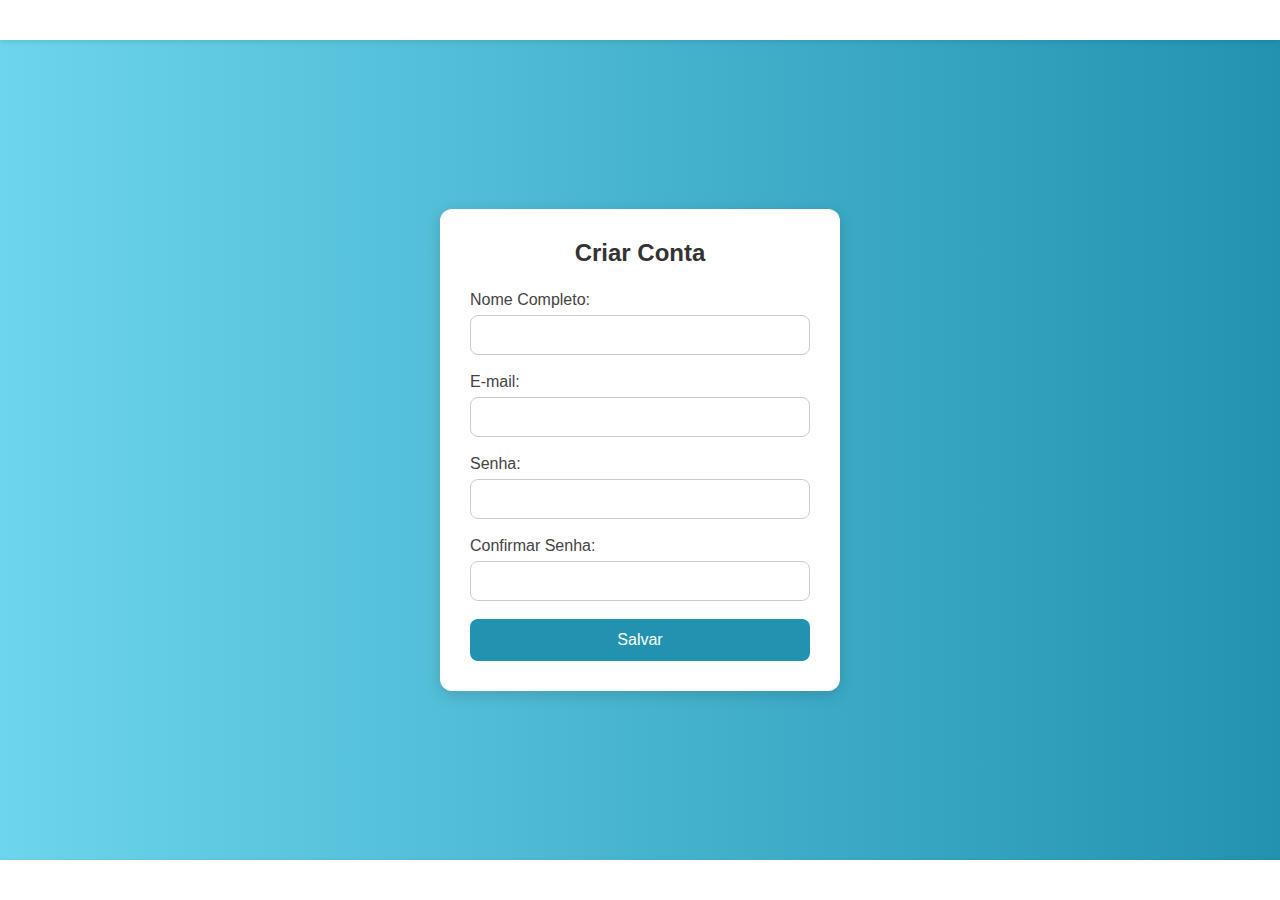
<file: cadastro.html>
<!DOCTYPE html>
<html lang="pt-BR">
  <head>
    <meta charset="UTF-8" />
    <meta name="viewport" content="width=device-width, initial-scale=1.0" />
    <title>Cadastro - JFK Turismo</title>
    <link rel="stylesheet" href="css/cadastro.css" />
    <link
      rel="stylesheet"
      href="https://cdnjs.cloudflare.com/ajax/libs/font-awesome/6.0.0-beta3/css/all.min.css"
    />
  </head>
  <body>
    <header class="cabecalho">
      <!-- Cabeçalho igual ao index.html -->
    </header>

    <main class="principal">
      <section class="cadastro-container">
        <h2>Criar Conta</h2>
        <form action="pagamento.html" method="get">
          <div class="form-group">
            <label for="nome">Nome Completo:</label>
            <input type="text" id="nome" name="nome" required />
          </div>
          <div class="form-group">
            <label for="email">E-mail:</label>
            <input type="email" id="email" name="email" required />
          </div>
          <div class="form-group">
            <label for="senha">Senha:</label>
            <input type="password" id="senha" name="senha" required />
          </div>
          <div class="form-group">
            <label for="confirmarSenha">Confirmar Senha:</label>
            <input
              type="password"
              id="confirmarSenha"
              name="confirmarSenha"
              required
            />
          </div>
          <button type="submit" class="botao-cadastro">Salvar</button>
        </form>
      </section>
    </main>

    <footer class="rodape">
      <!-- Rodapé igual ao index.html -->
    </footer>
  </body>
</html>
</file>
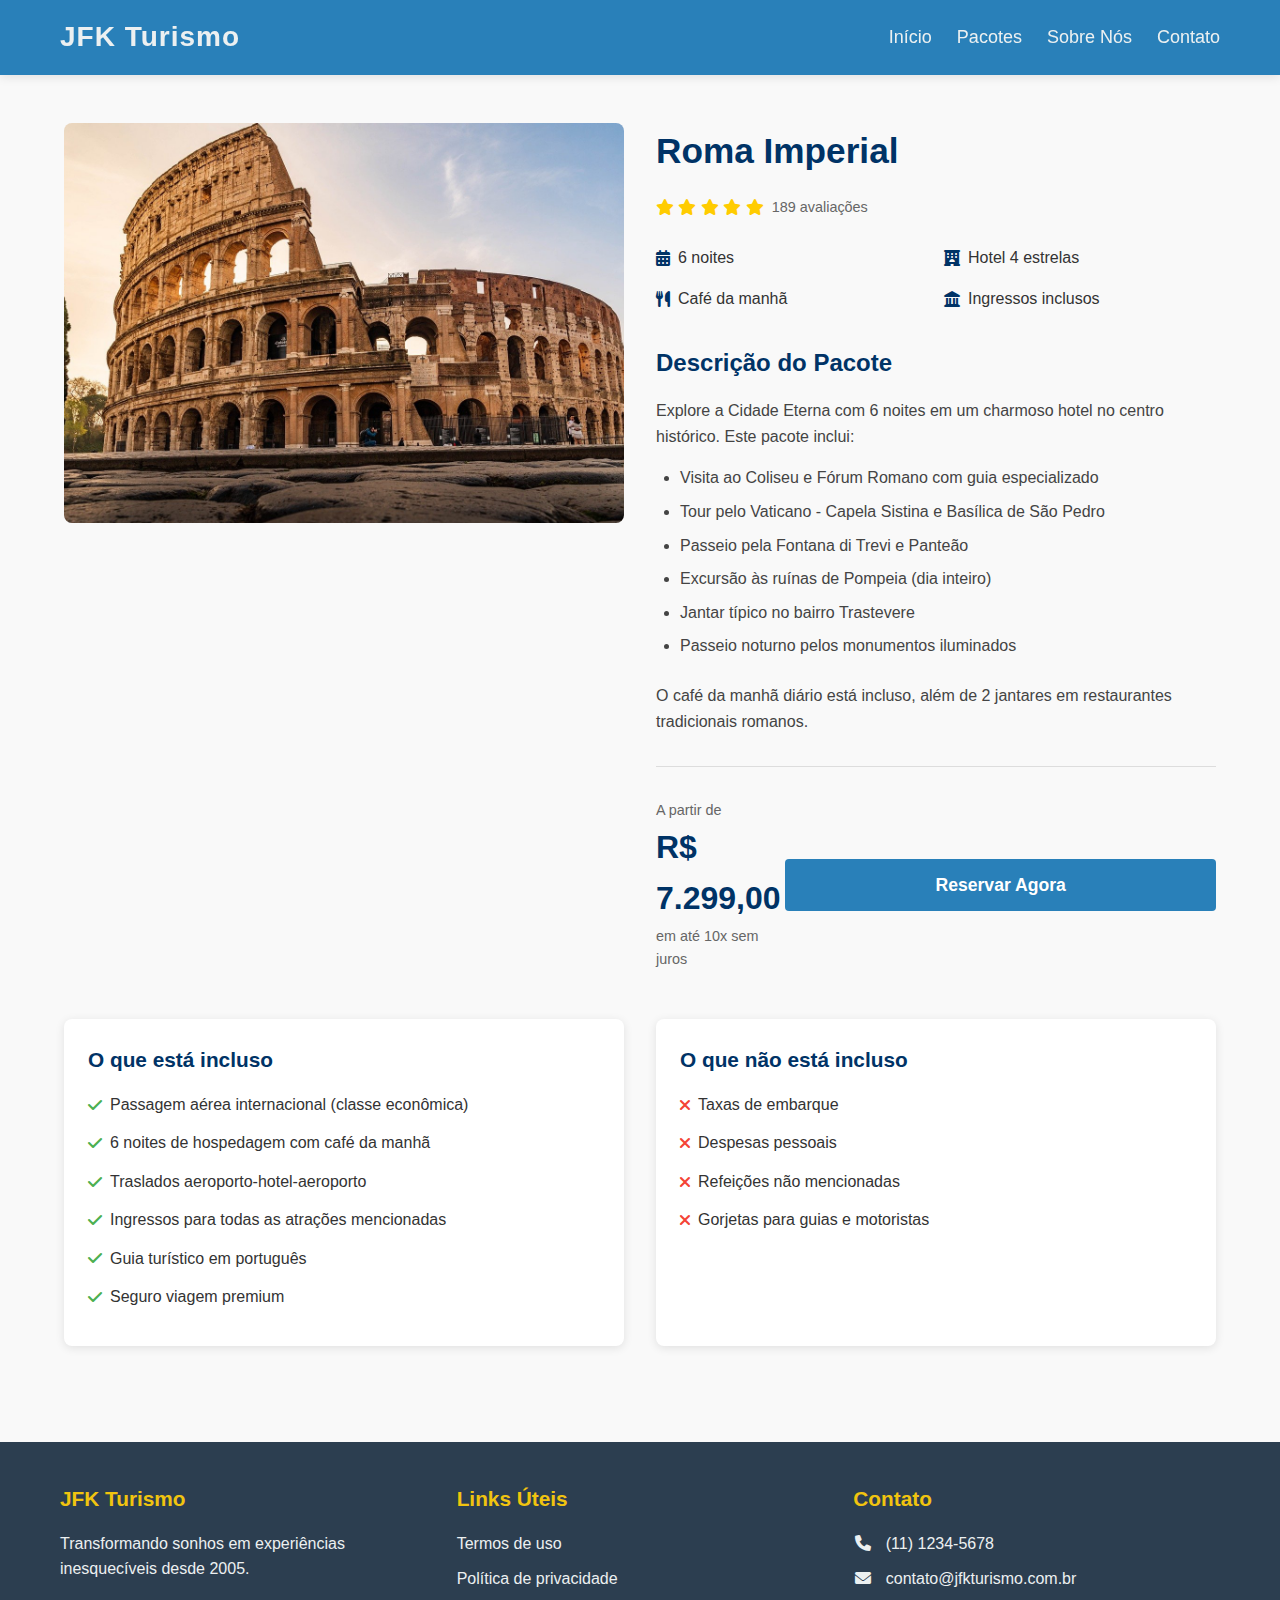
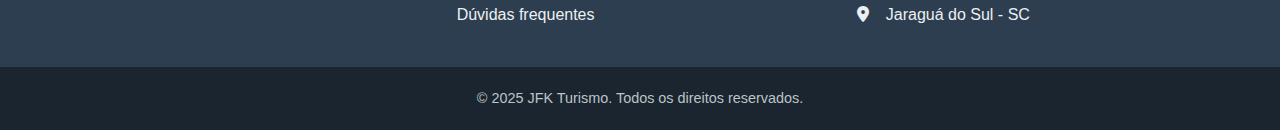
<file: detalhes-roma.html>
<!DOCTYPE html>
<html lang="pt-BR">
  <head>
    <meta charset="UTF-8" />
    <meta name="viewport" content="width=device-width, initial-scale=1.0" />
    <title>Roma Imperial - JFK Turismo</title>
    <link rel="stylesheet" href="css/estilo.css" />

    <link
      rel="stylesheet"
      href="https://cdnjs.cloudflare.com/ajax/libs/font-awesome/6.0.0-beta3/css/all.min.css"
    />
  </head>

  <body>
    <header class="cabecalho cabecalho-com-imagem">
      <div class="cabecalho-container">
        <h1 class="cabecalho-titulo">JFK Turismo</h1>
        <nav class="cabecalho-navegacao">
          <a href="index.html">Início</a>
          <a href="index.html#pacotes">Pacotes</a>
          <a href="#sobre">Sobre Nós</a>
          <a href="#contato">Contato</a>
        </nav>
        <button class="menu-mobile"><i class="fas fa-bars"></i></button>
      </div>
    </header>

    <main class="principal detalhes-principal">
      <section class="detalhes-pacote">
        <div class="detalhes-galeria">
          <div class="imagem-principal">
            <img src="imagens/roma.jpg" alt="Roma" id="imagemGrande" />
          </div>
        </div>

        <div class="detalhes-conteudo">
          <h1>Roma Imperial</h1>
          <div class="avaliacao">
            <span class="estrelas">
              <i class="fas fa-star"></i>
              <i class="fas fa-star"></i>
              <i class="fas fa-star"></i>
              <i class="fas fa-star"></i>
              <i class="fas fa-star"></i>
            </span>
            <span class="numero-avaliacoes">189 avaliações</span>
          </div>

          <div class="destaques">
            <div class="destaque-item">
              <i class="fas fa-calendar-alt"></i>
              <span>6 noites</span>
            </div>
            <div class="destaque-item">
              <i class="fas fa-hotel"></i>
              <span>Hotel 4 estrelas</span>
            </div>
            <div class="destaque-item">
              <i class="fas fa-utensils"></i>
              <span>Café da manhã</span>
            </div>
            <div class="destaque-item">
              <i class="fas fa-landmark"></i>
              <span>Ingressos inclusos</span>
            </div>
          </div>

          <div class="descricao">
            <h2>Descrição do Pacote</h2>
            <p>
              Explore a Cidade Eterna com 6 noites em um charmoso hotel no
              centro histórico. Este pacote inclui:
            </p>
            <ul>
              <li>Visita ao Coliseu e Fórum Romano com guia especializado</li>
              <li>
                Tour pelo Vaticano - Capela Sistina e Basílica de São Pedro
              </li>
              <li>Passeio pela Fontana di Trevi e Panteão</li>
              <li>Excursão às ruínas de Pompeia (dia inteiro)</li>
              <li>Jantar típico no bairro Trastevere</li>
              <li>Passeio noturno pelos monumentos iluminados</li>
            </ul>
            <p>
              O café da manhã diário está incluso, além de 2 jantares em
              restaurantes tradicionais romanos.
            </p>
          </div>

          <div class="preco-reserva">
            <div class="preco-info">
              <p class="a-partir">A partir de</p>
              <p class="valor">R$ 7.299,00</p>
              <p class="parcelamento">em até 10x sem juros</p>
            </div>
            <a href="login.html" class="modal-botao">Reservar Agora</a>
          </div>
        </div>
      </section>

      <section class="detalhes-secundarios">
        <div class="incluso">
          <h2>O que está incluso</h2>
          <ul>
            <li>
              <i class="fas fa-check"></i> Passagem aérea internacional (classe
              econômica)
            </li>
            <li>
              <i class="fas fa-check"></i> 6 noites de hospedagem com café da
              manhã
            </li>
            <li>
              <i class="fas fa-check"></i> Traslados aeroporto-hotel-aeroporto
            </li>
            <li>
              <i class="fas fa-check"></i> Ingressos para todas as atrações
              mencionadas
            </li>
            <li><i class="fas fa-check"></i> Guia turístico em português</li>
            <li><i class="fas fa-check"></i> Seguro viagem premium</li>
          </ul>
        </div>

        <div class="nao-incluso">
          <h2>O que não está incluso</h2>
          <ul>
            <li><i class="fas fa-times"></i> Taxas de embarque</li>
            <li><i class="fas fa-times"></i> Despesas pessoais</li>
            <li><i class="fas fa-times"></i> Refeições não mencionadas</li>
            <li>
              <i class="fas fa-times"></i> Gorjetas para guias e motoristas
            </li>
          </ul>
        </div>
      </section>
    </main>

    <footer class="rodape">
      <div class="rodape-container">
        <div class="rodape-secao">
          <h3>JFK Turismo</h3>
          <p>Transformando sonhos em experiências inesquecíveis desde 2005.</p>
        </div>
        <div class="rodape-secao">
          <h3>Links Úteis</h3>
          <a href="#">Termos de uso</a>
          <a href="#">Política de privacidade</a>
          <a href="#">Dúvidas frequentes</a>
        </div>
        <div class="rodape-secao">
          <h3>Contato</h3>
          <p><i class="fas fa-phone"></i> (11) 1234-5678</p>
          <p><i class="fas fa-envelope"></i> contato@jfkturismo.com.br</p>
          <p><i class="fas fa-map-marker-alt"></i> Jaraguá do Sul - SC</p>
        </div>
      </div>
      <div class="rodape-copyright">
        <p>&copy; 2025 JFK Turismo. Todos os direitos reservados.</p>
      </div>
    </footer>

    <script>
      // Script para trocar imagens ao clicar nas miniaturas
      document.querySelectorAll('.miniatura').forEach(miniatura => {
          miniatura.addEventListener('click', function() {
              document.querySelectorAll('.miniatura').forEach(m => m.classList.remove('ativa'));
              this.classList.add('ativa');
              document.getElementById('imagemGrande').src = this.src;
          });
      });
    </script>
  </body>
</html>
</file>
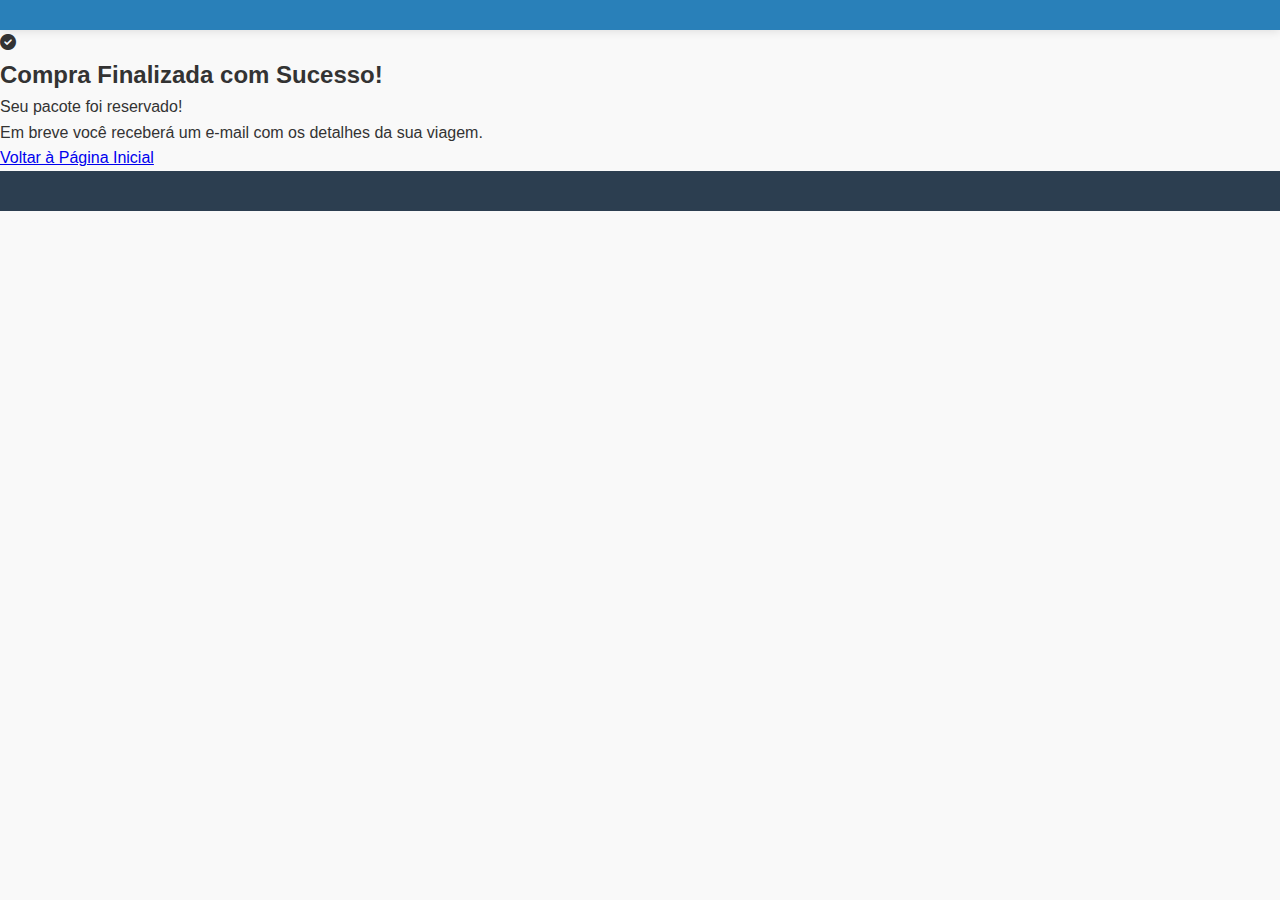
<file: finalizado.html>
<!DOCTYPE html>
<html lang="pt-BR">
  <head>
    <meta charset="UTF-8" />
    <meta name="viewport" content="width=device-width, initial-scale=1.0" />
    <title>Compra Finalizada - JFK Turismo</title>
    <link rel="stylesheet" href="css/estilo.css" />
    <link
      rel="stylesheet"
      href="https://cdnjs.cloudflare.com/ajax/libs/font-awesome/6.0.0-beta3/css/all.min.css"
    />
  </head>
  <body>
    <header class="cabecalho">
      <!-- Cabeçalho igual ao index.html -->
    </header>

    <main class="principal">
      <section class="finalizado-container">
        <div class="finalizado-mensagem">
          <i class="fas fa-check-circle"></i>
          <h2>Compra Finalizada com Sucesso!</h2>
          <p>Seu pacote foi reservado!</p>
          <p>Em breve você receberá um e-mail com os detalhes da sua viagem.</p>
          <a href="index.html" class="botao-voltar">Voltar à Página Inicial</a>
        </div>
      </section>
    </main>

    <footer class="rodape">
      <!-- Rodapé igual ao index.html -->
    </footer>
  </body>
</html>
</file>
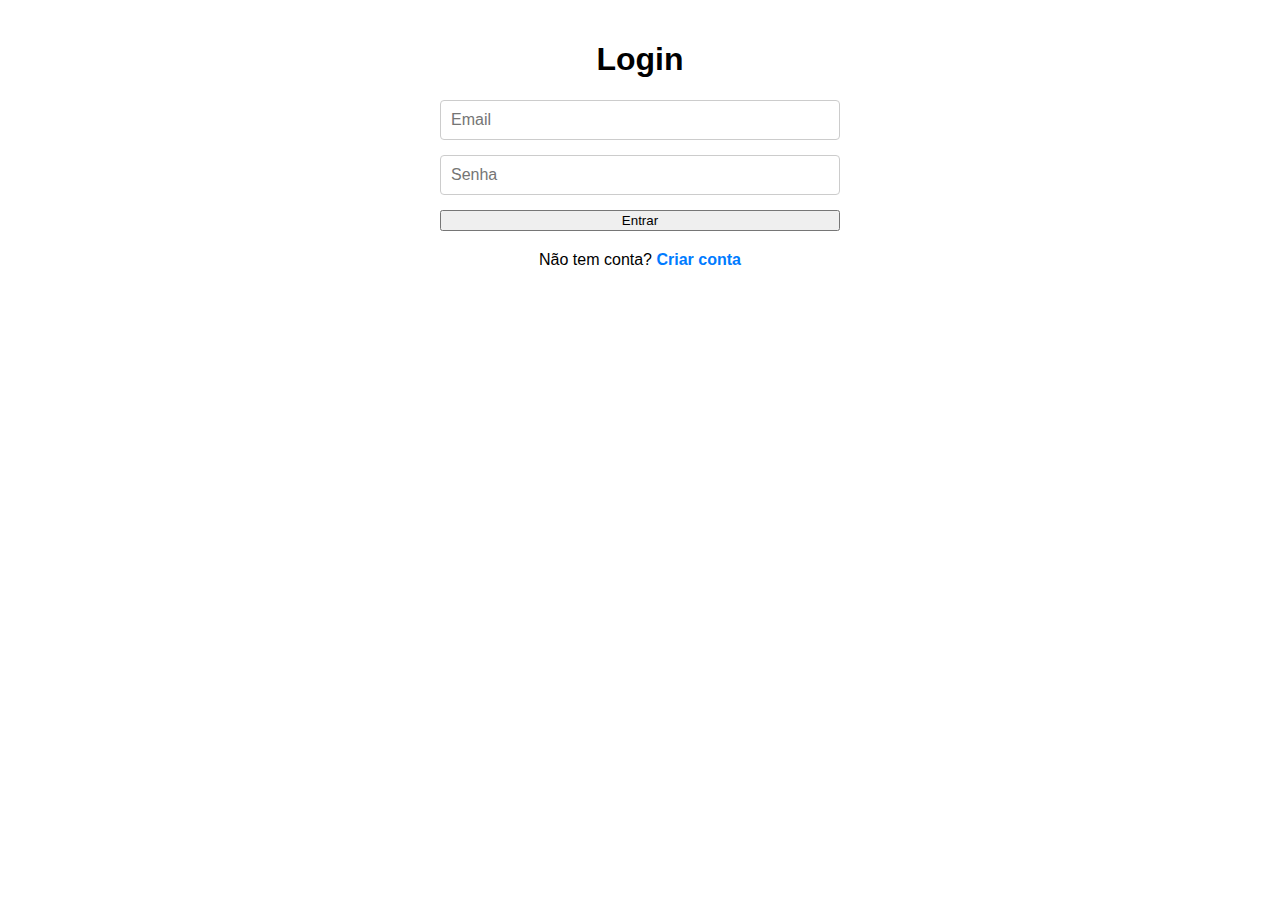
<file: login.html>
<!-- login.html -->
<!DOCTYPE html>
<html lang="pt-BR">
<head>
  <meta charset="UTF-8" />
  <meta name="viewport" content="width=device-width, initial-scale=1" />
  <link rel="stylesheet" href="css/login.css" />
  <title>Login</title>
</head>
<body>
  <h1>Login</h1>

  <!-- Formulário correto -->
  <form action="pagamento.html" method="get">
    <input type="email" name="email" placeholder="Email" required />
    <input type="password" name="senha" placeholder="Senha" required />
    <button type="submit">Entrar</button>
  </form>

  <div class="criar-conta">
    <p>Não tem conta? <a href="cadastro.html">Criar conta</a></p>
  </div>
</body>
</html>
</file>
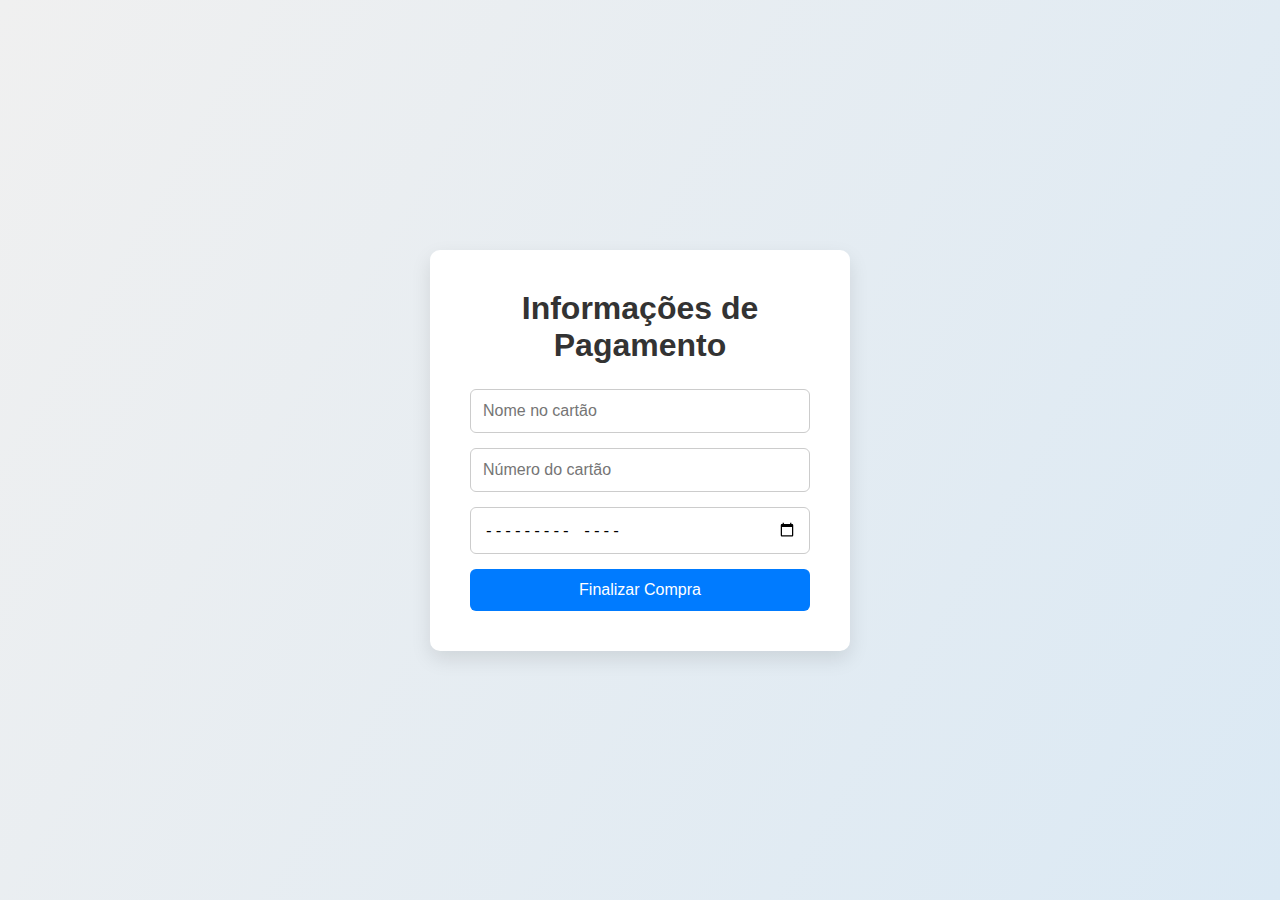
<file: pagamento.html>
<!DOCTYPE html>
<html lang="pt-BR">
  <head>
    <meta charset="UTF-8" />
    <meta name="viewport" content="width=device-width, initial-scale=1" />
    <title>Informações de Pagamento</title>
    <link rel="stylesheet" href="css/pagamento.css" />
  </head>
  <body>
    <div class="container">
      <h1>Informações de Pagamento</h1>

      <form action="finalizado.html" method="post">
        <input type="text" placeholder="Nome no cartão" required />
        <input
          type="text"
          placeholder="Número do cartão"
          maxlength="19"
          required
        />
        <input type="month" placeholder="Validade" required />
        <button type="submit">Finalizar Compra</button>
      </form>
    </div>
  </body>
</html>
</file>
<file: css/login.css>
body {
  font-family: Arial, sans-serif;
  padding: 20px;
  max-width: 400px;
  margin: auto;
}

h1 {
  text-align: center;
}

form {
  display: flex;
  flex-direction: column;
}

input {
  margin-bottom: 15px;
  padding: 10px;
  font-size: 1rem;
  border: 1px solid #ccc;
  border-radius: 4px;
}

.criar-conta {
  margin-top: 20px;
  text-align: center;
}

.criar-conta a {
  text-decoration: none;
  color: #007bff;
  font-weight: bold;
}
.botao-link {
  display: inline-block;
  background-color: #007bff;
  color: white;
  padding: 10px 20px;
  text-decoration: none;
  border-radius: 5px;
  font-weight: bold;
  transition: background-color 0.3s ease;
}

.botao-link:hover {
  background-color: #0056b3;
}
</file>
<file: css/cadastro.css>
/* Reset básico */
* {
  margin: 0;
  padding: 0;
  box-sizing: border-box;
}

body {
  font-family: "Segoe UI", Tahoma, Geneva, Verdana, sans-serif;
  background: linear-gradient(to right, #6dd5ed, #2193b0);
  min-height: 100vh;
  display: flex;
  flex-direction: column;
}

header.cabecalho,
footer.rodape {
  background-color: #fff;
  padding: 20px;
  text-align: center;
  box-shadow: 0 2px 5px rgba(0, 0, 0, 0.1);
}

main.principal {
  flex: 1;
  display: flex;
  justify-content: center;
  align-items: center;
  padding: 40px 20px;
}

.cadastro-container {
  background-color: #fff;
  padding: 30px;
  border-radius: 12px;
  box-shadow: 0 4px 15px rgba(0, 0, 0, 0.15);
  width: 100%;
  max-width: 400px;
}

.cadastro-container h2 {
  text-align: center;
  margin-bottom: 24px;
  color: #333;
}

.form-group {
  margin-bottom: 18px;
}

label {
  display: block;
  margin-bottom: 6px;
  color: #444;
}

input[type="text"],
input[type="email"],
input[type="password"] {
  width: 100%;
  padding: 10px 12px;
  border: 1px solid #ccc;
  border-radius: 8px;
  font-size: 1rem;
  transition: 0.2s;
}

input:focus {
  border-color: #2193b0;
  outline: none;
}

button.botao-cadastro {
  width: 100%;
  padding: 12px;
  background-color: #2193b0;
  color: white;
  border: none;
  border-radius: 8px;
  font-size: 1rem;
  cursor: pointer;
  transition: background-color 0.3s ease;
}

button.botao-cadastro:hover {
  background-color: #197aa5;
}
</file>
<file: css/estilo.css>
/* ===== RESET & BASE ===== */
* {
  margin: 0;
  padding: 0;
  box-sizing: border-box;
}

body {
  font-family: "Segoe UI", Arial, sans-serif;
  line-height: 1.6;
  color: #333;
  background-color: #f9f9f9;
}

/* ===== CABEÇALHO ===== */
.cabecalho {
  background-color: #2980b9;
  color: white;
  padding: 15px 0;
  box-shadow: 0 2px 10px rgba(0, 0, 0, 0.1);
  position: sticky;
  top: 0;
  z-index: 100;
}

.cabecalho-container {
  max-width: 1200px;
  margin: 0 auto;
  padding: 0 20px;
  display: flex;
  justify-content: space-between;
  align-items: center;
}

.cabecalho-titulo {
  font-size: 28px;
  font-weight: 700;
  color: #ecf0f1;
  letter-spacing: 1px;
}

.cabecalho-navegacao {
  display: flex;
  gap: 25px;
}

.cabecalho-navegacao a {
  color: #ecf0f1;
  text-decoration: none;
  font-weight: 500;
  transition: color 0.3s;
  font-size: 18px;
}

.cabecalho-navegacao a:hover {
  color: #f1c40f;
}

.menu-mobile {
  display: none;
  background: none;
  border: none;
  color: white;
  font-size: 24px;
  cursor: pointer;
}

/* ===== BANNER/CARROSSEL ===== */
.banner {
  position: relative;
  height: 500px;
  overflow: hidden;
}

.carrossel {
  position: relative;
  width: 100%;
  height: 100%;
}

.slide {
  position: absolute;
  width: 100%;
  height: 100%;
  opacity: 0;
  transition: opacity 1s ease-in-out;
}

.slide.active {
  opacity: 1;
}

.slide img {
  width: 100%;
  height: 100%;
  object-fit: cover;
}

.slide-texto {
  position: absolute;
  top: 50%;
  left: 50%;
  transform: translate(-50%, -50%);
  text-align: center;
  color: white;
  text-shadow: 2px 2px 4px rgba(0, 0, 0, 0.7);
  width: 80%;
}

.slide-texto h2 {
  font-size: 2.5rem;
  margin-bottom: 20px;
}

.slide-texto p {
  font-size: 1.5rem;
}

.banner-botao {
  position: absolute;
  top: 50%;
  transform: translateY(-50%);
  font-size: 28px;
  cursor: pointer;
  background: rgba(255, 255, 255, 0.2);
  color: white;
  border: none;
  width: 50px;
  height: 50px;
  border-radius: 50%;
  display: flex;
  align-items: center;
  justify-content: center;
  transition: all 0.3s;
  z-index: 10;
}

.banner-botao:hover {
  background: rgba(255, 255, 255, 0.4);
  transform: translateY(-50%) scale(1.1);
}

.anterior {
  left: 20px;
}

.proximo {
  right: 20px;
}

.indicadores {
  position: absolute;
  bottom: 20px;
  left: 50%;
  transform: translateX(-50%);
  display: flex;
  gap: 10px;
}

.indicador {
  width: 12px;
  height: 12px;
  border-radius: 50%;
  background-color: rgba(255, 255, 255, 0.5);
  cursor: pointer;
  transition: background-color 0.3s;
}

.indicador.active {
  background-color: white;
}

/* ===== PACOTES DE VIAGEM ===== */
.pacotes {
  max-width: 1200px;
  margin: 40px auto;
  padding: 0 20px;
}

.pacotes-titulo {
  font-size: 2rem;
  margin-bottom: 30px;
  color: #2c3e50;
  text-align: center;
  position: relative;
  padding-bottom: 15px;
}

.pacotes-titulo::after {
  content: "";
  position: absolute;
  bottom: 0;
  left: 50%;
  transform: translateX(-50%);
  width: 80px;
  height: 3px;
  background-color: #3498db;
}

.pacotes-lista {
  display: flex;
  flex-direction: column;
  gap: 30px;
}

.pacotes-linha {
  display: flex;
  justify-content: center;
  gap: 20px;
  flex-wrap: wrap;
}

.pacote-item {
  background: white;
  border-radius: 8px;
  overflow: hidden;
  box-shadow: 0 5px 15px rgba(0, 0, 0, 0.1);
  transition: transform 0.3s, box-shadow 0.3s;
  width: calc(25% - 20px);
  min-width: 250px;
}

.pacote-item:hover {
  transform: translateY(-10px);
  box-shadow: 0 15px 30px rgba(0, 0, 0, 0.2);
}

.pacote-imagem {
  width: 100%;
  height: 180px;
  object-fit: cover;
  display: block;
}

.pacote-info {
  padding: 15px;
}

.pacote-info h3 {
  font-size: 1.2rem;
  margin-bottom: 10px;
  color: #2c3e50;
}

.pacote-info p {
  color: #7f8c8d;
  margin-bottom: 15px;
  font-size: 0.9rem;
}

.pacote-botao {
  display: inline-block;
  padding: 10px 20px;
  background-color: #3498db;
  color: white;
  border: none;
  border-radius: 4px;
  cursor: pointer;
  font-weight: 600;
  transition: background-color 0.3s;
  text-decoration: none;
  text-align: center;
  width: 100%;
}

.pacote-botao:hover {
  background-color: #2980b9;
}

/* ===== MODAL ===== */
.modal {
  display: none;
  position: fixed;
  z-index: 200;
  left: 0;
  top: 0;
  width: 100%;
  height: 100%;
  overflow: auto;
  background-color: rgba(0, 0, 0, 0.8);
}

.modal-conteudo {
  background-color: #fefefe;
  margin: 5% auto;
  padding: 20px;
  border-radius: 8px;
  width: 80%;
  max-width: 900px;
  display: flex;
  flex-direction: column;
  position: relative;
}

.fechar-modal {
  position: absolute;
  right: 20px;
  top: 10px;
  color: #aaa;
  font-size: 28px;
  font-weight: bold;
  cursor: pointer;
}

.fechar-modal:hover {
  color: #333;
}

.modal-imagens {
  width: 100%;
  margin-bottom: 20px;
}

#modalImagemPrincipal {
  width: 100%;
  height: 300px;
  object-fit: cover;
  border-radius: 4px;
  margin-bottom: 10px;
}

.modal-miniaturas {
  display: flex;
  gap: 10px;
  overflow-x: auto;
  padding-bottom: 10px;
}

.modal-miniaturas img {
  width: 80px;
  height: 60px;
  object-fit: cover;
  border-radius: 4px;
  cursor: pointer;
  border: 2px solid transparent;
}

.modal-miniaturas img:hover {
  border-color: #3498db;
}

.modal-info {
  width: 100%;
}

.modal-info h2 {
  color: #2c3e50;
  margin-bottom: 15px;
}

.modal-info p {
  margin-bottom: 20px;
  line-height: 1.6;
}

.modal-detalhes {
  display: grid;
  grid-template-columns: repeat(2, 1fr);
  gap: 15px;
  margin-bottom: 20px;
}

.modal-detalhes p {
  display: flex;
  align-items: center;
  gap: 8px;
  margin: 0;
}

.modal-detalhes i {
  color: #3498db;
}

.modal-preco {
  background-color: #f8f9fa;
  padding: 15px;
  border-radius: 4px;
  text-align: center;
  margin-bottom: 20px;
}

.modal-preco p {
  margin: 0;
  color: #7f8c8d;
  font-size: 0.9rem;
}

.modal-preco h3 {
  color: #27ae60;
  font-size: 2rem;
  margin: 10px 0;
}

.modal-botao {
  display: inline-block;
  padding: 12px 30px;
  background-color: #2980b9;
  color: white;
  border: none;
  border-radius: 4px;
  cursor: pointer;
  font-weight: 600;
  transition: background-color 0.3s;
  text-decoration: none;
  text-align: center;
  width: 100%;
  font-size: 1.1rem;
}

.modal-botao:hover {
  background-color: #2980b9;
}

.rodape {
  background-color: #2c3e50;
  color: white;
  padding: 40px 0 0;
}

.rodape-container {
  max-width: 1200px;
  margin: 0 auto;
  padding: 0 20px;
  display: grid;
  grid-template-columns: repeat(auto-fit, minmax(250px, 1fr));
  gap: 30px;
}

.rodape-secao {
  margin-bottom: 30px;
}

.rodape-secao h3 {
  font-size: 1.3rem;
  margin-bottom: 15px;
  color: #f1c40f;
}

.rodape-secao p,
.rodape-secao a {
  color: #ecf0f1;
  margin-bottom: 10px;
  display: block;
  text-decoration: none;
}

.rodape-secao a:hover {
  color: #f1c40f;
}

.rodape-secao i {
  margin-right: 8px;
  width: 20px;
  text-align: center;
}

.rodape-copyright {
  text-align: center;
  padding: 20px 0;
  background-color: #1a252f;
  font-size: 0.9rem;
  color: #bdc3c7;
}

/* ===== PÁGINA DE DETALHES ===== */
.detalhes-principal {
  padding: 3rem 0;
}

.detalhes-pacote {
  width: 90%;
  max-width: 1200px;
  margin: 0 auto 3rem;
  display: grid;
  grid-template-columns: 1fr 1fr;
  gap: 2rem;
}

.detalhes-galeria {
  display: flex;
  flex-direction: column;
  gap: 1rem;
}

.imagem-principal img {
  width: 100%;
  height: 400px;
  object-fit: cover;
  border-radius: 8px;
}

.miniaturas {
  display: grid;
  grid-template-columns: repeat(4, 1fr);
  gap: 0.5rem;
}

.miniatura {
  width: 100%;
  height: 80px;
  object-fit: cover;
  border-radius: 4px;
  cursor: pointer;
  transition: transform 0.3s;
}

.miniatura:hover {
  transform: scale(1.05);
}

.miniatura.ativa {
  border: 3px solid #003366;
}

.detalhes-conteudo h1 {
  font-size: 2.2rem;
  color: #003366;
  margin-bottom: 1rem;
}

.avaliacao {
  display: flex;
  align-items: center;
  gap: 0.5rem;
  margin-bottom: 1.5rem;
}

.estrelas {
  color: #ffcc00;
}

.numero-avaliacoes {
  color: #666;
  font-size: 0.9rem;
}

.destaques {
  display: grid;
  grid-template-columns: repeat(2, 1fr);
  gap: 1rem;
  margin-bottom: 2rem;
}

.destaque-item {
  display: flex;
  align-items: center;
  gap: 0.5rem;
  color: #333;
}

.destaque-item i {
  color: #003366;
}

.descricao h2 {
  color: #003366;
  margin-bottom: 1rem;
  font-size: 1.5rem;
}

.descricao p {
  margin-bottom: 1rem;
  line-height: 1.6;
  color: #444;
}

.descricao ul {
  margin: 1rem 0 1.5rem 1.5rem;
}

.descricao li {
  margin-bottom: 0.5rem;
  color: #444;
}

.preco-reserva {
  display: flex;
  justify-content: space-between;
  align-items: center;
  margin-top: 2rem;
  padding-top: 2rem;
  border-top: 1px solid #ddd;
}

.preco-info .a-partir {
  color: #666;
  font-size: 0.9rem;
}

.preco-info .valor {
  font-size: 2rem;
  font-weight: 700;
  color: #003366;
}

.preco-info .parcelamento {
  color: #666;
  font-size: 0.9rem;
}

.botao-reserva {
  background-color: #ffcc00;
  color: #003366;
  border: none;
  padding: 1rem 2rem;
  font-size: 1.1rem;
  font-weight: 600;
  border-radius: 4px;
  cursor: pointer;
  transition: background-color 0.3s;
}

.botao-reserva:hover {
  background-color: #e6b800;
}

.detalhes-secundarios {
  width: 90%;
  max-width: 1200px;
  margin: 0 auto 3rem;
  display: grid;
  grid-template-columns: 1fr 1fr;
  gap: 2rem;
}

.incluso,
.nao-incluso {
  background-color: white;
  padding: 1.5rem;
  border-radius: 8px;
  box-shadow: 0 2px 10px rgba(0, 0, 0, 0.1);
}

.incluso h2,
.nao-incluso h2 {
  color: #003366;
  margin-bottom: 1rem;
  font-size: 1.3rem;
}

.incluso ul,
.nao-incluso ul {
  list-style: none;
}

.incluso li,
.nao-incluso li {
  margin-bottom: 0.8rem;
  display: flex;
  align-items: center;
  gap: 0.5rem;
}

.incluso i {
  color: #4caf50;
}

.nao-incluso i {
  color: #f44336;
}

/* ===== RESPONSIVIDADE ===== */
@media (max-width: 1024px) {
  .pacote-item {
    width: calc(33.333% - 20px);
  }
}

@media (max-width: 768px) {
  .cabecalho-navegacao {
    display: none;
    position: absolute;
    top: 70px;
    left: 0;
    width: 100%;
    background-color: #2980b9;
    flex-direction: column;
    align-items: center;
    padding: 20px 0;
    box-shadow: 0 5px 10px rgba(0, 0, 0, 0.1);
  }

  .cabecalho-navegacao.ativo {
    display: flex;
  }

  .menu-mobile {
    display: block;
  }

  .pacote-item,
  .detalhes-pacote,
  .detalhes-secundarios {
    width: calc(50% - 20px);
    grid-template-columns: 1fr;
  }

  .banner {
    height: 400px;
  }

  .slide-texto h2 {
    font-size: 2rem;
  }

  .slide-texto p {
    font-size: 1.2rem;
  }

  .modal-conteudo,
  .modal-detalhes {
    width: 90%;
    margin: 10% auto;
    grid-template-columns: 1fr;
  }
}

@media (max-width: 480px) {
  .pacote-item,
  .detalhes-pacote,
  .detalhes-secundarios {
    width: 100%;
  }

  .banner {
    height: 300px;
  }

  .slide-texto h2 {
    font-size: 1.5rem;
  }

  .slide-texto p {
    font-size: 1rem;
  }

  .modal-conteudo {
    padding: 15px;
  }

  #modalImagemPrincipal {
    height: 200px;
  }

  .miniaturas {
    grid-template-columns: repeat(2, 1fr);
  }
}
</file>
<file: css/pagamento.css>
/* Reset básico */
* {
  margin: 0;
  padding: 0;
  box-sizing: border-box;
}

body {
  font-family: "Segoe UI", Tahoma, Geneva, Verdana, sans-serif;
  background: linear-gradient(120deg, #f0f0f0, #dbe9f4);
  min-height: 100vh;
  display: flex;
  justify-content: center;
  align-items: center;
}

.container {
  background-color: white;
  padding: 40px;
  border-radius: 10px;
  box-shadow: 0 8px 20px rgba(0, 0, 0, 0.1);
  max-width: 420px;
  width: 100%;
}

h1 {
  text-align: center;
  margin-bottom: 25px;
  color: #333;
}

form {
  display: flex;
  flex-direction: column;
}

input {
  margin-bottom: 15px;
  padding: 12px;
  font-size: 1rem;
  border: 1px solid #ccc;
  border-radius: 6px;
  transition: border 0.3s;
}

input:focus {
  border-color: #007bff;
  outline: none;
}

button {
  background-color: #007bff;
  color: white;
  padding: 12px;
  font-size: 1rem;
  border: none;
  border-radius: 6px;
  cursor: pointer;
  transition: background-color 0.3s;
}

button:hover {
  background-color: #0056b3;
}
</file>
